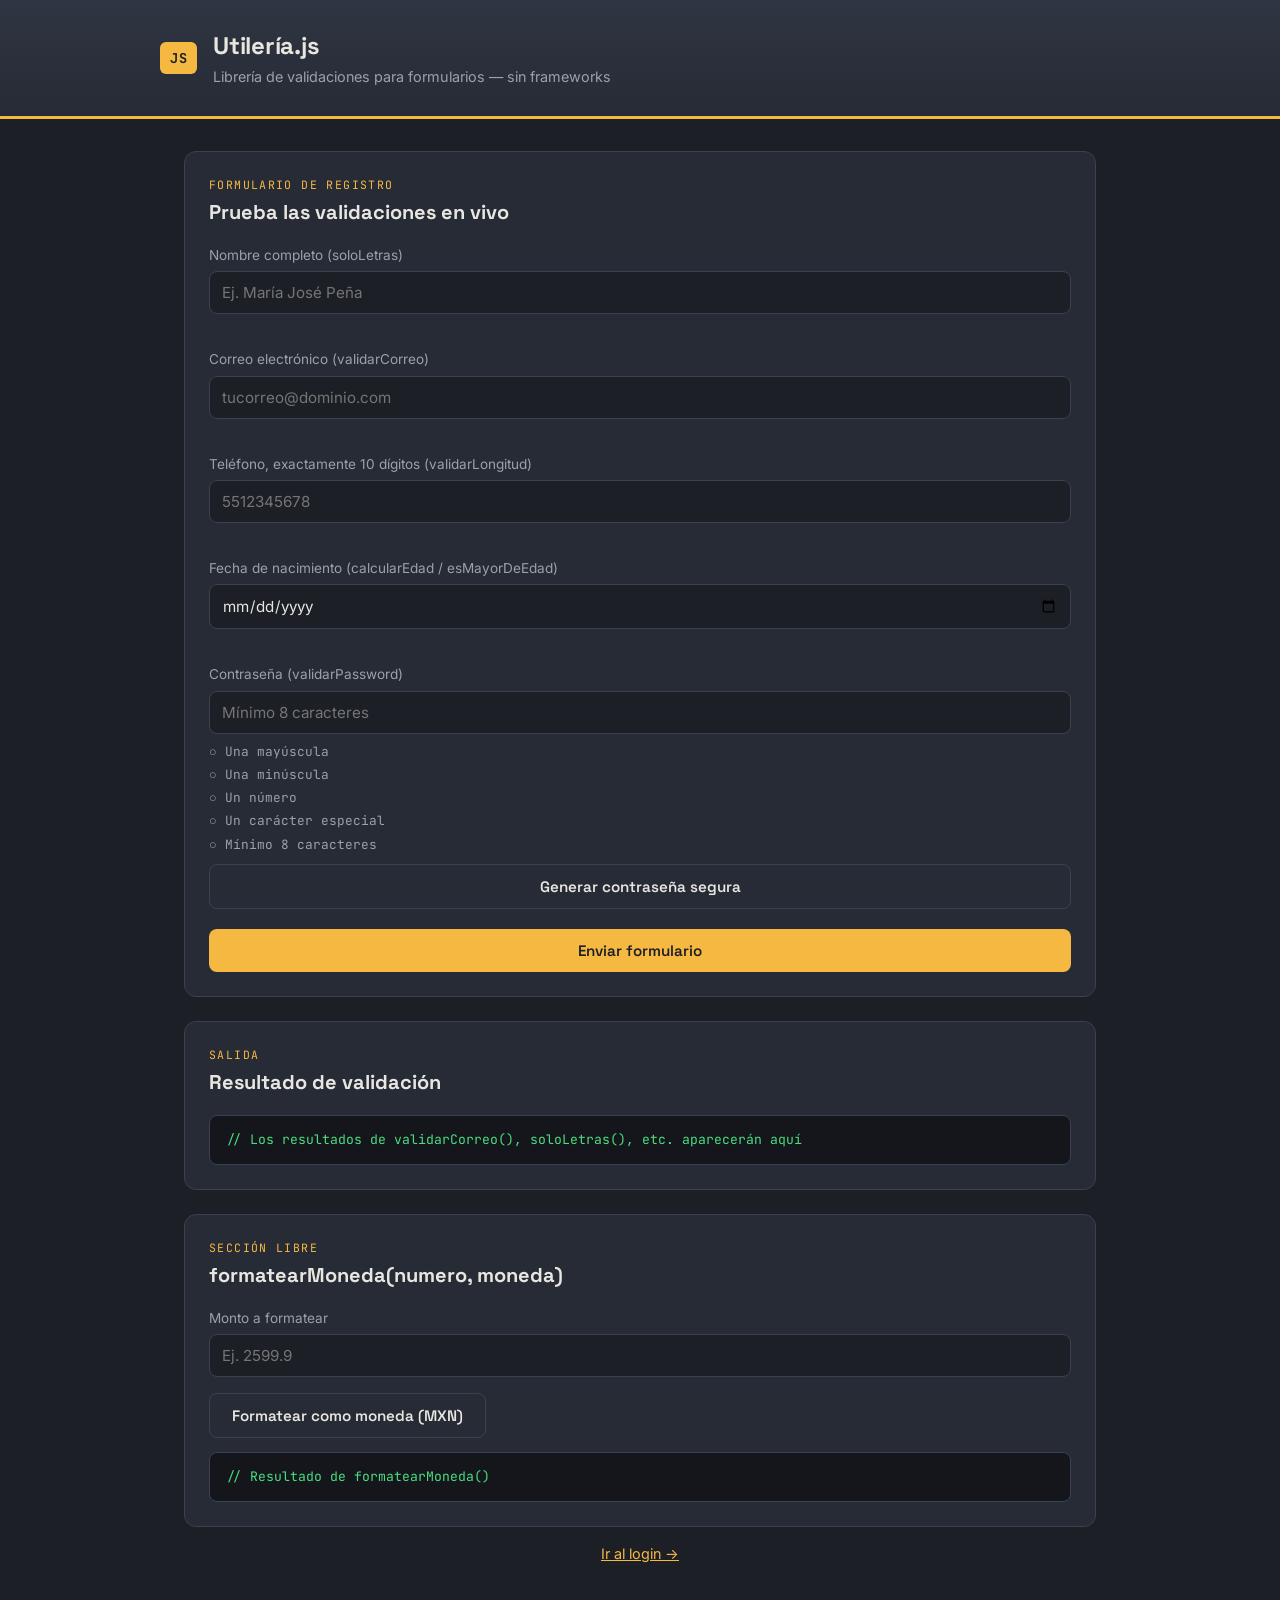
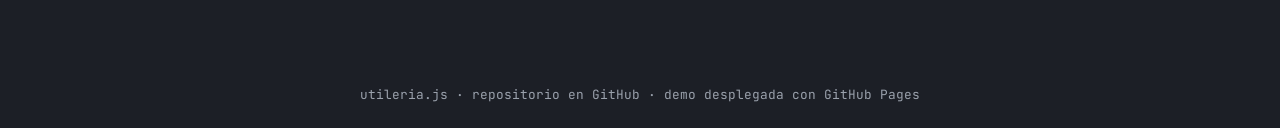
<file: index.html>
<!DOCTYPE html>
<html lang="es">
<head>
<meta charset="UTF-8" />
<meta name="viewport" content="width=device-width, initial-scale=1.0" />
<title>Utilería.js — Formulario</title>
<link rel="preconnect" href="https://fonts.googleapis.com">
<link href="https://fonts.googleapis.com/css2?family=Space+Grotesk:wght@500;600;700&family=Inter:wght@400;500;600&family=JetBrains+Mono:wght@400;600&display=swap" rel="stylesheet">
<link rel="stylesheet" href="css/styles.css" />
</head>
<body>

<header class="topbar">
  <div class="topbar__inner">
    <span class="topbar__mark">JS</span>
    <div>
      <h1>Utilería.js</h1>
      <p>Librería de validaciones para formularios — sin frameworks</p>
    </div>
  </div>
</header>

<main>

  <section class="panel">
    <p class="panel__label">Formulario de registro</p>
    <h2>Prueba las validaciones en vivo</h2>

    <form id="formRegistro" novalidate>

      <div class="campo">
        <label for="nombre">Nombre completo (soloLetras)</label>
        <input type="text" id="nombre" placeholder="Ej. María José Peña" />
        <div class="error-msg" id="errorNombre"></div>
      </div>

      <div class="campo">
        <label for="correo">Correo electrónico (validarCorreo)</label>
        <input type="email" id="correo" placeholder="tucorreo@dominio.com" />
        <div class="error-msg" id="errorCorreo"></div>
      </div>

      <div class="campo">
        <label for="telefono">Teléfono, exactamente 10 dígitos (validarLongitud)</label>
        <input type="tel" id="telefono" placeholder="5512345678" />
        <div class="error-msg" id="errorTelefono"></div>
      </div>

      <div class="campo">
        <label for="fechaNacimiento">Fecha de nacimiento (calcularEdad / esMayorDeEdad)</label>
        <input type="date" id="fechaNacimiento" />
        <div class="error-msg" id="errorFecha"></div>
      </div>

      <div class="campo">
        <label for="password">Contraseña (validarPassword)</label>
        <input type="password" id="password" placeholder="Mínimo 8 caracteres" />
        <ul class="requisitos" id="listaRequisitos">
          <li data-req="mayuscula">Una mayúscula</li>
          <li data-req="minuscula">Una minúscula</li>
          <li data-req="numero">Un número</li>
          <li data-req="especial">Un carácter especial</li>
          <li data-req="longitud">Mínimo 8 caracteres</li>
        </ul>
        <div class="fila" style="margin-top:10px;">
          <button type="button" class="btn btn--secondary" id="btnGenerarPass">Generar contraseña segura</button>
        </div>
      </div>

      <div class="fila" style="margin-top: 20px;">
        <button type="submit" class="btn">Enviar formulario</button>
      </div>
    </form>
  </section>

  <section class="panel">
    <p class="panel__label">Salida</p>
    <h2>Resultado de validación</h2>
    <div class="console" id="consola">// Los resultados de validarCorreo(), soloLetras(), etc. aparecerán aquí</div>
  </section>

  <section class="panel">
    <p class="panel__label">Sección libre</p>
    <h2>formatearMoneda(numero, moneda)</h2>
    <div class="campo">
      <label for="montoInput">Monto a formatear</label>
      <input type="text" id="montoInput" placeholder="Ej. 2599.9" />
    </div>
    <button type="button" class="btn btn--secondary" id="btnFormatear">Formatear como moneda (MXN)</button>
    <div class="console" id="consolaMoneda" style="margin-top:14px;">// Resultado de formatearMoneda()</div>
  </section>

  <p style="text-align:center; margin-top: -10px;">
    <a href="login.html" style="color:var(--accent); font-size:0.9rem;">Ir al login &rarr;</a>
  </p>

</main>

<div class="modal-overlay" id="modalOverlay">
  <div class="modal">
    <p class="modal__icono">Edad calculada</p>
    <p class="modal__edad" id="modalEdadValor">--<span> años</span></p>
    <p class="modal__estado" id="modalEstado">Esperando fecha de nacimiento...</p>
    <button class="btn" id="btnCerrarModal">Entendido</button>
  </div>
</div>

<footer>
  utileria.js · repositorio en GitHub · demo desplegada con GitHub Pages
</footer>

<script src="js/utileria.js"></script>
<script>
  const consola = document.getElementById("consola");
  const modalOverlay = document.getElementById("modalOverlay");
  const modalEdadValor = document.getElementById("modalEdadValor");
  const modalEstado = document.getElementById("modalEstado");

  function log(mensaje, esError = false) {
    const linea = document.createElement("div");
    linea.textContent = mensaje;
    if (esError) linea.className = "linea-error";
    consola.appendChild(linea);
    consola.scrollTop = consola.scrollHeight;
  }

  function limpiarConsola() {
    consola.innerHTML = "";
  }

  const inputNombre = document.getElementById("nombre");
  const errorNombre = document.getElementById("errorNombre");
  inputNombre.addEventListener("input", () => {
    if (inputNombre.value === "") {
      errorNombre.textContent = "";
      return;
    }
    errorNombre.textContent = soloLetras(inputNombre.value)
      ? ""
      : "Solo se permiten letras y espacios.";
  });

  const inputCorreo = document.getElementById("correo");
  const errorCorreo = document.getElementById("errorCorreo");
  inputCorreo.addEventListener("input", () => {
    if (inputCorreo.value === "") {
      errorCorreo.textContent = "";
      return;
    }
    errorCorreo.textContent = validarCorreo(inputCorreo.value)
      ? ""
      : "Formato de correo inválido.";
  });

  const inputTelefono = document.getElementById("telefono");
  const errorTelefono = document.getElementById("errorTelefono");
  inputTelefono.addEventListener("input", () => {
    if (inputTelefono.value === "") {
      errorTelefono.textContent = "";
      return;
    }
    const digitos = inputTelefono.value.replace(/\D/g, "");
    const esValido = validarLongitud(digitos, 10) && digitos.length === 10;
    errorTelefono.textContent = esValido ? "" : "El teléfono debe tener exactamente 10 dígitos.";
  });

  const inputFecha = document.getElementById("fechaNacimiento");
  const errorFecha = document.getElementById("errorFecha");

  inputFecha.addEventListener("change", () => {
    if (!inputFecha.value) return;

    const edad = calcularEdad(inputFecha.value);

    if (isNaN(edad) || edad < 0) {
      errorFecha.textContent = "Fecha inválida.";
      return;
    }
    errorFecha.textContent = "";

    const mayor = esMayorDeEdad(inputFecha.value);

    modalEdadValor.innerHTML = `${edad}<span> años</span>`;
    modalEstado.textContent = mayor
      ? "✔ Es mayor de edad"
      : "✘ Es menor de edad";
    modalOverlay.classList.add("activo");

    console.log(`calcularEdad("${inputFecha.value}") -> ${edad}`);
    console.log(`esMayorDeEdad("${inputFecha.value}") -> ${mayor}`);
  });

  document.getElementById("btnCerrarModal").addEventListener("click", () => {
    modalOverlay.classList.remove("activo");
  });

  const inputPassword = document.getElementById("password");
  const requisitos = document.querySelectorAll("#listaRequisitos li");

  inputPassword.addEventListener("input", () => {
    const val = inputPassword.value;
    const checks = {
      mayuscula: /[A-Z]/.test(val),
      minuscula: /[a-z]/.test(val),
      numero: /[0-9]/.test(val),
      especial: /[!@#$%^&*()_+\-=[\]{};':"\\|,.<>/?]/.test(val),
      longitud: val.length >= 8,
    };
    requisitos.forEach((li) => {
      const req = li.dataset.req;
      li.classList.toggle("cumplido", checks[req]);
    });
  });

  document.getElementById("btnGenerarPass").addEventListener("click", () => {
    const nueva = generarPasswordSegura(12);
    inputPassword.value = nueva;
    inputPassword.dispatchEvent(new Event("input"));
    log(`generarPasswordSegura(12) -> "${nueva}"`);
    console.log(`generarPasswordSegura(12) -> "${nueva}"`);
  });

  document.getElementById("formRegistro").addEventListener("submit", (e) => {
    e.preventDefault();
    limpiarConsola();

    const nombre = inputNombre.value;
    const correo = inputCorreo.value;
    const telefono = inputTelefono.value;
    const telefonoDigitos = telefono.replace(/\D/g, "");
    const fecha = inputFecha.value;
    const password = inputPassword.value;

    const resultados = [
      { fn: `soloLetras("${nombre}")`, ok: soloLetras(nombre) },
      { fn: `validarCorreo("${correo}")`, ok: validarCorreo(correo) },
      { fn: `validarLongitud("${telefonoDigitos}", 10)`, ok: validarLongitud(telefonoDigitos, 10) && telefonoDigitos.length === 10 },
      { fn: `esMayorDeEdad("${fecha}")`, ok: fecha ? esMayorDeEdad(fecha) : false },
      { fn: `validarPassword(password)`, ok: validarPassword(password) },
    ];

    let todoValido = true;

    console.log("===== Resultado de validación del formulario =====");
    resultados.forEach((r) => {
      log(`${r.fn} -> ${r.ok}`, !r.ok);
      console.log(`${r.fn} -> ${r.ok}`);
      if (!r.ok) todoValido = false;
    });

    if (todoValido) {
      log("✔ Formulario válido. Listo para enviarse al servidor.");
      console.log("✔ Formulario válido. Listo para enviarse al servidor.");
    } else {
      log("✘ Corrige los campos marcados en rojo antes de continuar.", true);
      console.log("✘ Corrige los campos marcados en rojo antes de continuar.");
    }
  });

  document.getElementById("btnFormatear").addEventListener("click", () => {
    const consolaMoneda = document.getElementById("consolaMoneda");
    const valor = document.getElementById("montoInput").value;
    const resultado = formatearMoneda(valor, "MXN");
    const texto = resultado
      ? `formatearMoneda(${valor}, "MXN") -> "${resultado}"`
      : `formatearMoneda(${valor}, "MXN") -> "" (número inválido)`;
    consolaMoneda.textContent = texto;
    console.log(texto);
  });
</script>

</body>
</html>
</file>
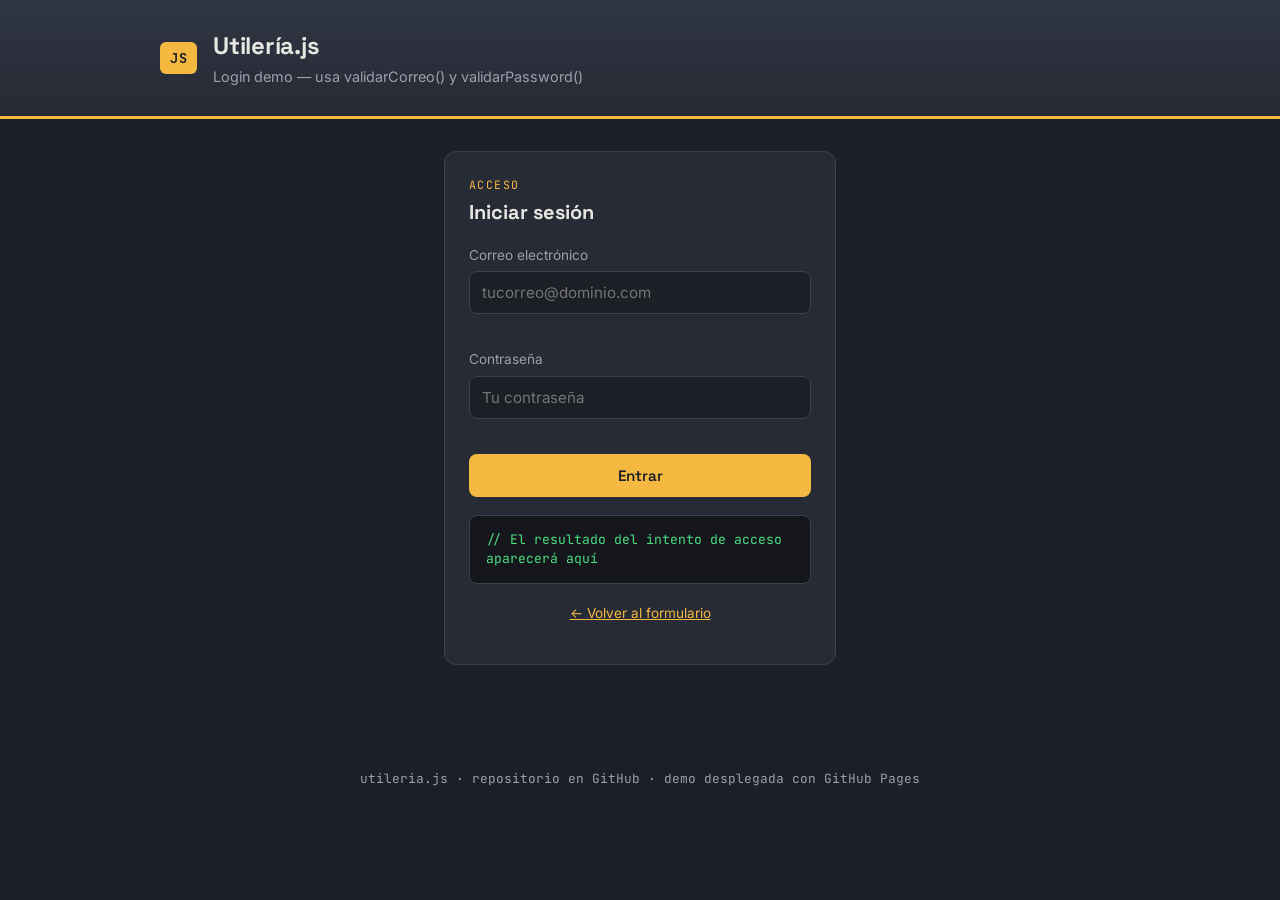
<file: login.html>
<!DOCTYPE html>
<html lang="es">
<head>
<meta charset="UTF-8" />
<meta name="viewport" content="width=device-width, initial-scale=1.0" />
<title>Utilería.js — Login</title>
<link rel="preconnect" href="https://fonts.googleapis.com">
<link href="https://fonts.googleapis.com/css2?family=Space+Grotesk:wght@500;600;700&family=Inter:wght@400;500;600&family=JetBrains+Mono:wght@400;600&display=swap" rel="stylesheet">
<link rel="stylesheet" href="css/styles.css" />
</head>
<body>

<header class="topbar">
  <div class="topbar__inner">
    <span class="topbar__mark">JS</span>
    <div>
      <h1>Utilería.js</h1>
      <p>Login demo — usa validarCorreo() y validarPassword()</p>
    </div>
  </div>
</header>

<main style="max-width: 440px;">

  <section class="panel">
    <p class="panel__label">Acceso</p>
    <h2>Iniciar sesión</h2>

    <form id="formLogin" novalidate>
      <div class="campo">
        <label for="correoLogin">Correo electrónico</label>
        <input type="email" id="correoLogin" placeholder="tucorreo@dominio.com" />
        <div class="error-msg" id="errorCorreoLogin"></div>
      </div>

      <div class="campo">
        <label for="passwordLogin">Contraseña</label>
        <input type="password" id="passwordLogin" placeholder="Tu contraseña" />
        <div class="error-msg" id="errorPasswordLogin"></div>
      </div>

      <button type="submit" class="btn" style="width:100%;">Entrar</button>
    </form>

    <div class="console" id="consolaLogin" style="margin-top:18px;">// El resultado del intento de acceso aparecerá aquí</div>

    <p style="text-align:center; margin-top:16px;">
      <a href="index.html" style="color:var(--accent); font-size:0.85rem;">&larr; Volver al formulario</a>
    </p>
  </section>

</main>

<footer>
  utileria.js · repositorio en GitHub · demo desplegada con GitHub Pages
</footer>

<script src="js/utileria.js"></script>
<script>
  const inputCorreoLogin = document.getElementById("correoLogin");
  const inputPasswordLogin = document.getElementById("passwordLogin");
  const errorCorreoLogin = document.getElementById("errorCorreoLogin");
  const errorPasswordLogin = document.getElementById("errorPasswordLogin");
  const consolaLogin = document.getElementById("consolaLogin");

  inputCorreoLogin.addEventListener("input", () => {
    if (inputCorreoLogin.value === "") {
      errorCorreoLogin.textContent = "";
      return;
    }
    errorCorreoLogin.textContent = validarCorreo(inputCorreoLogin.value)
      ? ""
      : "Formato de correo inválido.";
  });

  inputPasswordLogin.addEventListener("input", () => {
    if (inputPasswordLogin.value === "") {
      errorPasswordLogin.textContent = "";
      return;
    }
    errorPasswordLogin.textContent = validarPassword(inputPasswordLogin.value)
      ? ""
      : "Debe tener 8+ caracteres, mayúscula, minúscula, número y carácter especial.";
  });

  document.getElementById("formLogin").addEventListener("submit", (e) => {
    e.preventDefault();

    const correo = inputCorreoLogin.value;
    const password = inputPasswordLogin.value;

    const correoValido = validarCorreo(correo);
    const passwordValida = validarPassword(password);

    consolaLogin.innerHTML = "";

    console.log("===== Resultado de validación del login =====");
    console.log(`validarCorreo("${correo}") -> ${correoValido}`);
    console.log(`validarPassword(password) -> ${passwordValida}`);

    const lineaCorreo = document.createElement("div");
    lineaCorreo.textContent = `validarCorreo("${correo}") -> ${correoValido}`;
    if (!correoValido) lineaCorreo.className = "linea-error";
    consolaLogin.appendChild(lineaCorreo);

    const lineaPassword = document.createElement("div");
    lineaPassword.textContent = `validarPassword(password) -> ${passwordValida}`;
    if (!passwordValida) lineaPassword.className = "linea-error";
    consolaLogin.appendChild(lineaPassword);

    const lineaFinal = document.createElement("div");
    if (correoValido && passwordValida) {
      lineaFinal.textContent = "✔ Acceso concedido (demo, sin backend real).";
      console.log("✔ Acceso concedido (demo, sin backend real).");
    } else {
      lineaFinal.textContent = "✘ Acceso denegado. Revisa los campos marcados.";
      lineaFinal.className = "linea-error";
      console.log("✘ Acceso denegado. Revisa los campos marcados.");
    }
    consolaLogin.appendChild(lineaFinal);
  });
</script>

</body>
</html>
</file>
<file: css/styles.css>
:root {
  --bg: #1c1f26;
  --panel: #262b35;
  --panel-2: #2f3542;
  --border: #3a4150;
  --text: #e8e6e1;
  --text-muted: #9aa1ac;
  --accent: #f5b942;
  --accent-dark: #c98f22;
  --success: #4ade80;
  --error: #f87171;

  --font-display: "Space Grotesk", "Segoe UI", sans-serif;
  --font-body: "Inter", "Segoe UI", sans-serif;
  --font-mono: "JetBrains Mono", "Courier New", monospace;
}

* {
  box-sizing: border-box;
}

body {
  margin: 0;
  background: var(--bg);
  color: var(--text);
  font-family: var(--font-body);
  line-height: 1.5;
}


.topbar {
  background: linear-gradient(180deg, var(--panel-2), var(--panel));
  border-bottom: 3px solid var(--accent);
  padding: 28px 24px;
}

.topbar__inner {
  max-width: 960px;
  margin: 0 auto;
  display: flex;
  align-items: center;
  gap: 16px;
}

.topbar__mark {
  font-family: var(--font-mono);
  background: var(--accent);
  color: #1c1f26;
  font-weight: 700;
  padding: 6px 10px;
  border-radius: 6px;
  font-size: 0.85rem;
  letter-spacing: 0.04em;
}

.topbar h1 {
  font-family: var(--font-display);
  font-size: 1.5rem;
  margin: 0;
  letter-spacing: -0.01em;
}

.topbar p {
  margin: 2px 0 0;
  color: var(--text-muted);
  font-size: 0.9rem;
}

main {
  max-width: 960px;
  margin: 0 auto;
  padding: 32px 24px 80px;
  display: grid;
  gap: 24px;
}

.panel {
  background: var(--panel);
  border: 1px solid var(--border);
  border-radius: 12px;
  padding: 24px;
}

.panel__label {
  font-family: var(--font-mono);
  font-size: 0.72rem;
  text-transform: uppercase;
  letter-spacing: 0.12em;
  color: var(--accent);
  margin: 0 0 4px;
}

.panel h2 {
  font-family: var(--font-display);
  margin: 0 0 18px;
  font-size: 1.25rem;
}

.campo {
  margin-bottom: 16px;
}

label {
  display: block;
  font-size: 0.85rem;
  color: var(--text-muted);
  margin-bottom: 6px;
}

input[type="text"],
input[type="email"],
input[type="password"],
input[type="date"],
input[type="tel"] {
  width: 100%;
  background: var(--bg);
  border: 1px solid var(--border);
  color: var(--text);
  padding: 11px 12px;
  border-radius: 8px;
  font-family: var(--font-body);
  font-size: 0.95rem;
  transition: border-color 0.15s ease, box-shadow 0.15s ease;
}

input:focus {
  outline: none;
  border-color: var(--accent);
  box-shadow: 0 0 0 3px rgba(245, 185, 66, 0.18);
}

.error-msg {
  color: var(--error);
  font-size: 0.78rem;
  margin-top: 5px;
  min-height: 14px;
  font-family: var(--font-mono);
}

.ok-msg {
  color: var(--success);
  font-size: 0.78rem;
  margin-top: 5px;
  min-height: 14px;
  font-family: var(--font-mono);
}

.btn {
  font-family: var(--font-display);
  font-weight: 600;
  background: var(--accent);
  color: #1c1f26;
  border: none;
  padding: 12px 22px;
  border-radius: 8px;
  cursor: pointer;
  font-size: 0.95rem;
  transition: transform 0.1s ease, background 0.15s ease;
}

.btn:hover {
  background: var(--accent-dark);
}

.btn:active {
  transform: scale(0.98);
}

.btn--secondary {
  background: transparent;
  color: var(--text);
  border: 1px solid var(--border);
}

.btn--secondary:hover {
  border-color: var(--accent);
  background: transparent;
  color: var(--accent);
}

.modal-overlay {
  position: fixed;
  inset: 0;
  background: rgba(10, 12, 16, 0.72);
  display: none;
  align-items: center;
  justify-content: center;
  padding: 20px;
  z-index: 50;
}

.modal-overlay.activo {
  display: flex;
}

.modal {
  background: var(--panel-2);
  border: 1px solid var(--accent);
  border-radius: 14px;
  padding: 32px;
  max-width: 380px;
  width: 100%;
  text-align: center;
  animation: aparecer 0.18s ease-out;
}

@keyframes aparecer {
  from {
    opacity: 0;
    transform: translateY(8px) scale(0.97);
  }
  to {
    opacity: 1;
    transform: translateY(0) scale(1);
  }
}

.modal__icono {
  font-family: var(--font-mono);
  font-size: 0.72rem;
  color: var(--accent);
  text-transform: uppercase;
  letter-spacing: 0.12em;
}

.modal__edad {
  font-family: var(--font-display);
  font-size: 3.4rem;
  margin: 6px 0 0;
  color: var(--accent);
}

.modal__edad span {
  font-size: 1.1rem;
  color: var(--text-muted);
  font-family: var(--font-body);
}

.modal__estado {
  margin: 10px 0 22px;
  font-size: 0.95rem;
  color: var(--text-muted);
}

.console {
  background: #14161b;
  border: 1px solid var(--border);
  border-radius: 8px;
  padding: 14px 16px;
  font-family: var(--font-mono);
  font-size: 0.82rem;
  color: var(--success);
  white-space: pre-wrap;
  word-break: break-word;
  min-height: 40px;
}

.console .linea-error {
  color: var(--error);
}

.requisitos {
  list-style: none;
  padding: 0;
  margin: 8px 0 0;
  font-size: 0.8rem;
  font-family: var(--font-mono);
  color: var(--text-muted);
  display: grid;
  gap: 4px;
}

.requisitos li::before {
  content: "○ ";
  color: var(--text-muted);
}

.requisitos li.cumplido {
  color: var(--success);
}

.requisitos li.cumplido::before {
  content: "● ";
  color: var(--success);
}

footer {
  text-align: center;
  color: var(--text-muted);
  font-size: 0.8rem;
  padding: 24px;
  font-family: var(--font-mono);
}

footer a {
  color: var(--accent);
}

.fila {
  display: flex;
  gap: 12px;
  flex-wrap: wrap;
}

.fila .btn {
  flex: 1;
}

@media (max-width: 520px) {
  .modal__edad {
    font-size: 2.6rem;
  }
}
</file>
